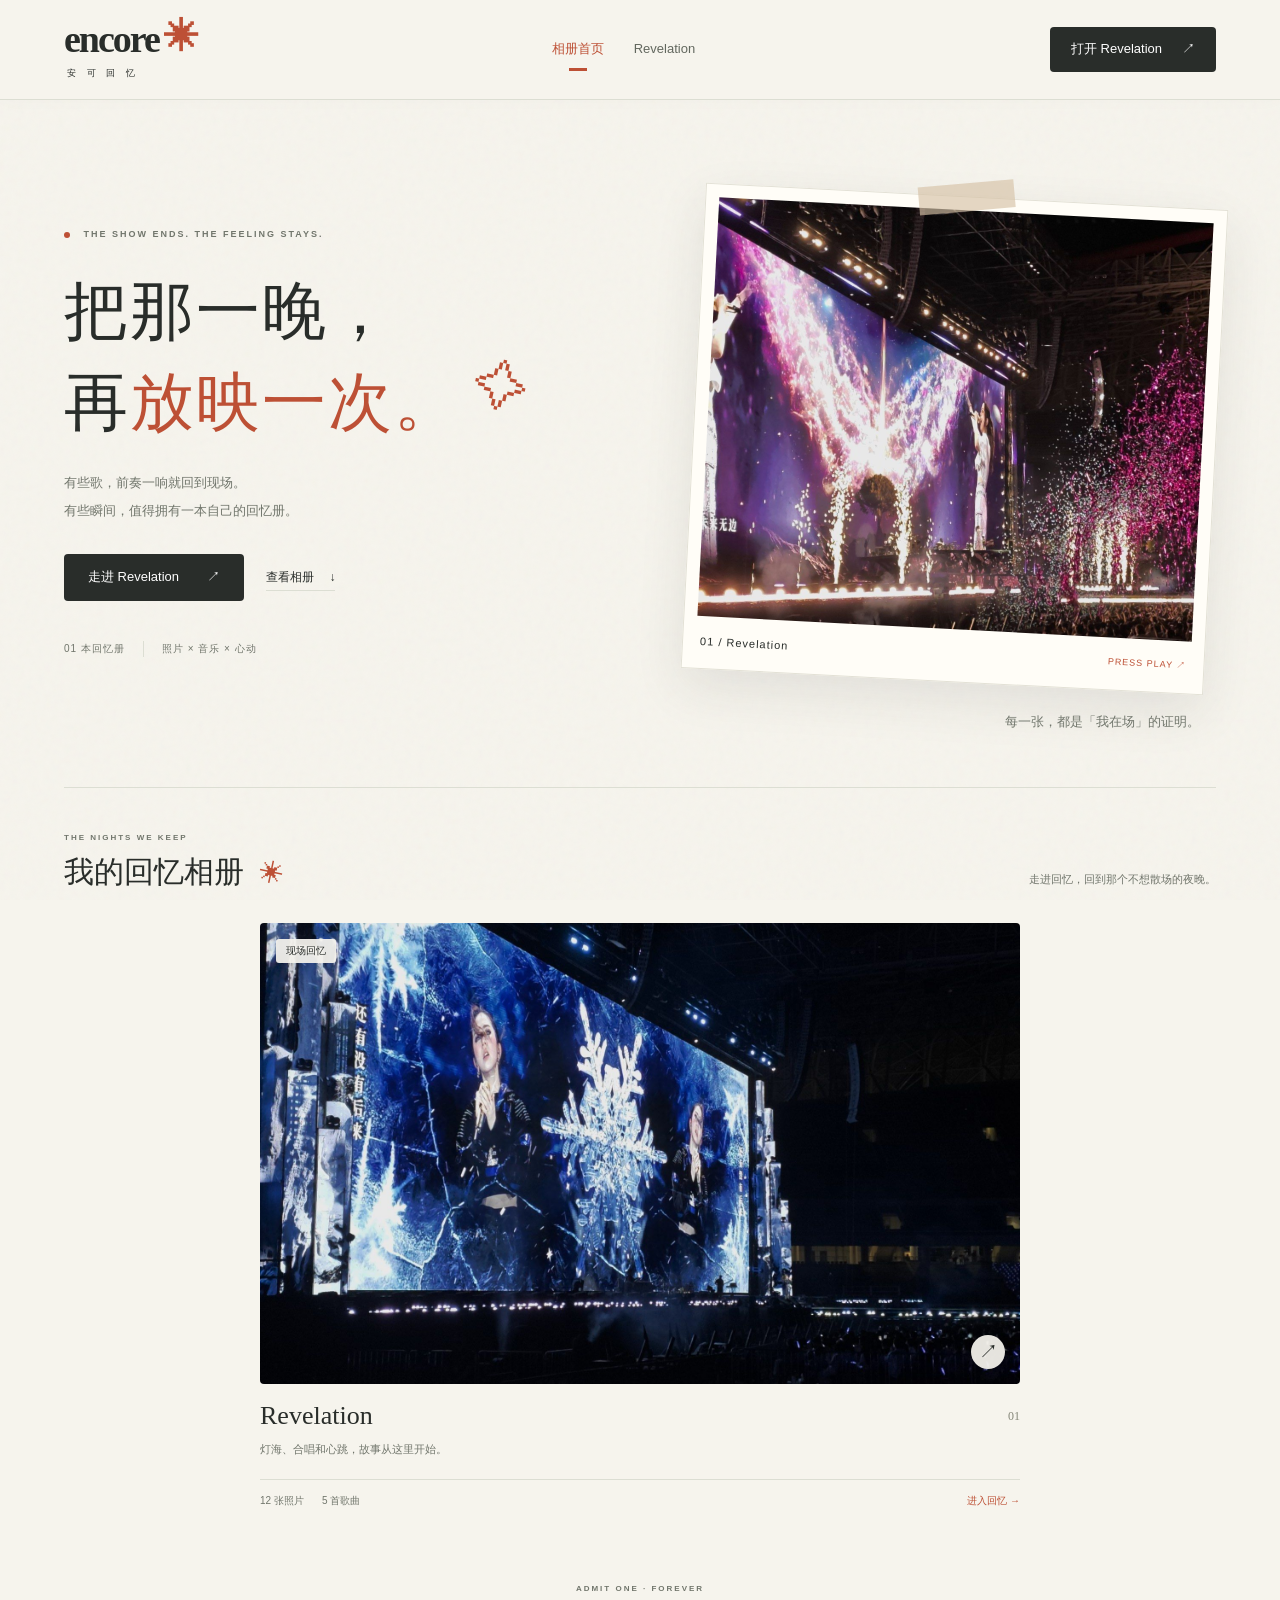
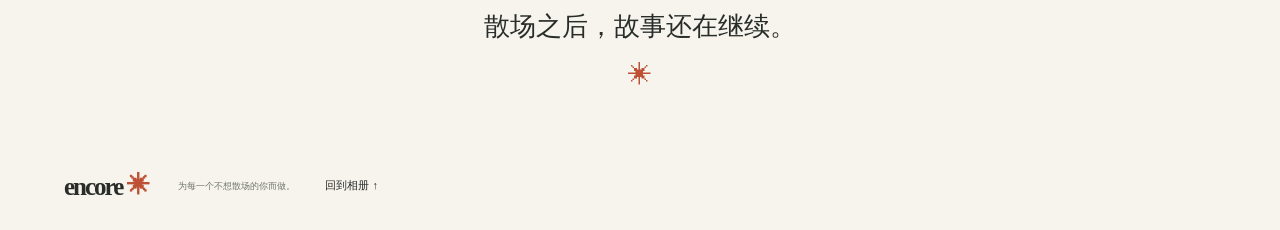
<file: index.html>
<!doctype html>
<html lang="zh-CN">
<head>
  <meta charset="utf-8">
  <meta name="viewport" content="width=device-width, initial-scale=1">
  <meta name="description" content="Encore 安可回忆，把照片与音乐收藏成一本本现场回忆册。选择一场回忆，让心动再次响起。">
  <meta name="theme-color" content="#f6f4ed">
  <title>Encore · 安可回忆 | 我的回忆相册</title>
  <link rel="stylesheet" href="example/style.css">
  <link rel="stylesheet" href="home.css">
</head>
<body class="home-page">
  <a class="skip-link" href="#albums">跳到回忆相册</a>
  <header class="header site-header">
    <a href="./" class="brand" aria-label="Encore 相册首页">encore<span class="brand-star">✳</span><small>安 可 回 忆</small></a>
    <nav aria-label="主导航"><a href="./" aria-current="page">相册首页</a><a href="example/">Revelation</a></nav>
    <a class="button dark header-action" href="example/">打开 Revelation <span aria-hidden="true">↗</span></a>
  </header>
  <main class="home-main">
    <section class="home-hero" aria-labelledby="homeTitle">
      <div class="home-intro">
        <span class="eyebrow"><span class="live-dot"></span> THE SHOW ENDS. THE FEELING STAYS.</span>
        <h1 id="homeTitle">把那一晚，<br>再<span class="home-accent">放映一次。</span><span class="home-spark" aria-hidden="true">✧</span></h1>
        <p>有些歌，前奏一响就回到现场。<br>有些瞬间，值得拥有一本自己的回忆册。</p>
        <a class="button dark" href="example/">走进 Revelation <span aria-hidden="true">↗</span></a><a class="home-secondary" href="#albums">查看相册 <span aria-hidden="true">↓</span></a>
        <div class="home-meta"><span>01 本回忆册</span><span>照片 × 音乐 × 心动</span></div>
      </div>
      <a class="featured-memory" href="example/" aria-label="打开 Revelation，12 张照片与 5 首歌曲">
        <div class="memory-tape" aria-hidden="true"></div>
        <img src="example/media/photos/photo-11.jpg" width="1920" height="1080" alt="Revelation 相册中灯海与歌声交织的演唱会现场" fetchpriority="high">
        <div class="featured-caption"><span>01 / Revelation</span><span>PRESS PLAY <span aria-hidden="true">↗</span></span></div>
        <span class="memory-note">每一张，都是「我在场」的证明。</span>
      </a>
    </section>
    <section class="album-section" id="albums" aria-labelledby="albumsTitle">
      <div class="album-heading"><div><span class="eyebrow">THE NIGHTS WE KEEP</span><h2 id="albumsTitle">我的回忆相册<span class="small-star" aria-hidden="true">✳</span></h2></div><p>走进回忆，回到那个不想散场的夜晚。</p></div>
      <div class="album-grid">
        <a class="album-card" href="example/">
          <div class="album-cover"><img src="example/media/photos/photo-12.jpg" width="1920" height="1080" alt="Revelation 相册中留存的演唱会现场照片" loading="lazy"><span class="album-badge">现场回忆</span><span class="album-open" aria-hidden="true">↗</span></div>
          <div class="album-title"><h3>Revelation</h3><span>01</span></div><p>灯海、合唱和心跳，故事从这里开始。</p><div class="album-details"><span>12 张照片</span><span>5 首歌曲</span><span>进入回忆 →</span></div>
        </a>
      </div>
    </section>
    <div class="home-outro"><span class="eyebrow">ADMIT ONE · FOREVER</span><p>散场之后，故事还在继续。</p><span aria-hidden="true">✳</span></div>
  </main>
  <footer class="footer"><a class="brand" href="./">encore<span class="brand-star" aria-hidden="true">✳</span></a><span>为每一个不想散场的你而做。</span><a class="text-button" href="#albums">回到相册 ↑</a></footer>
</body>
</html>
</file>
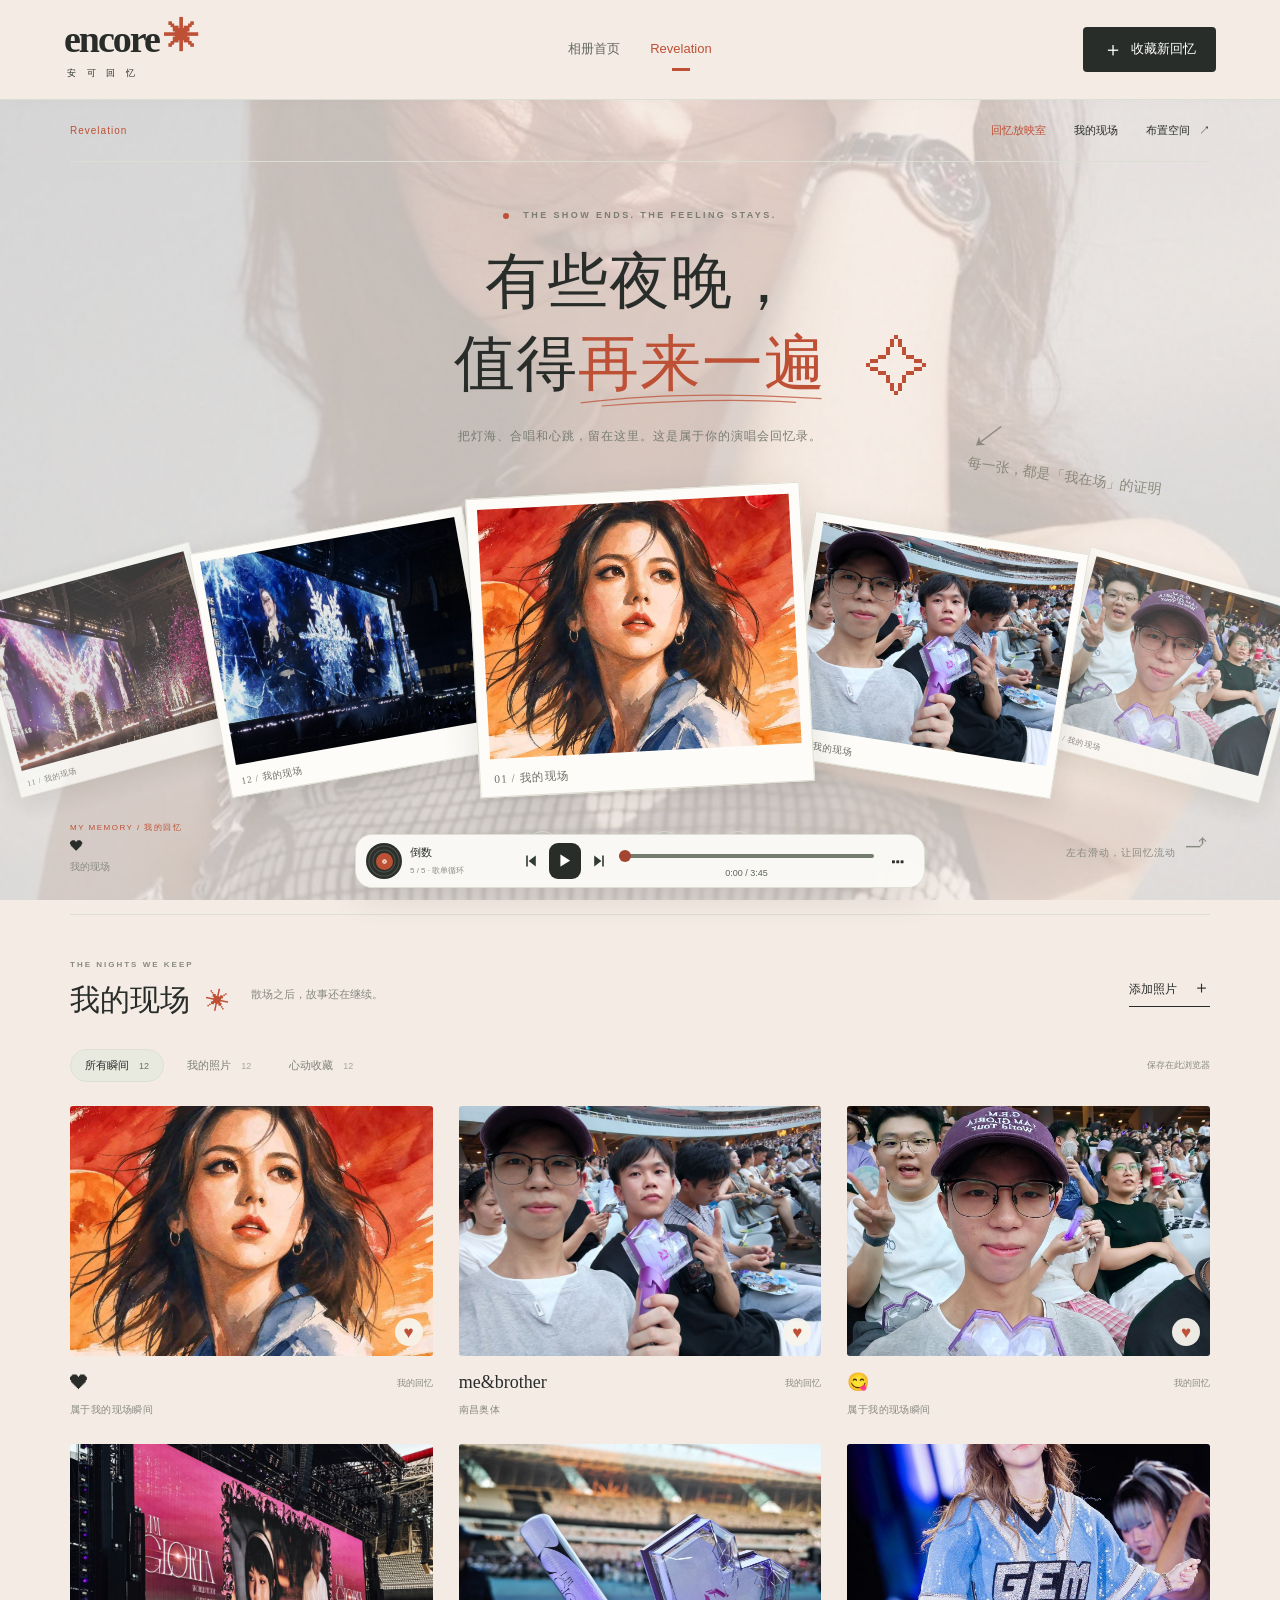
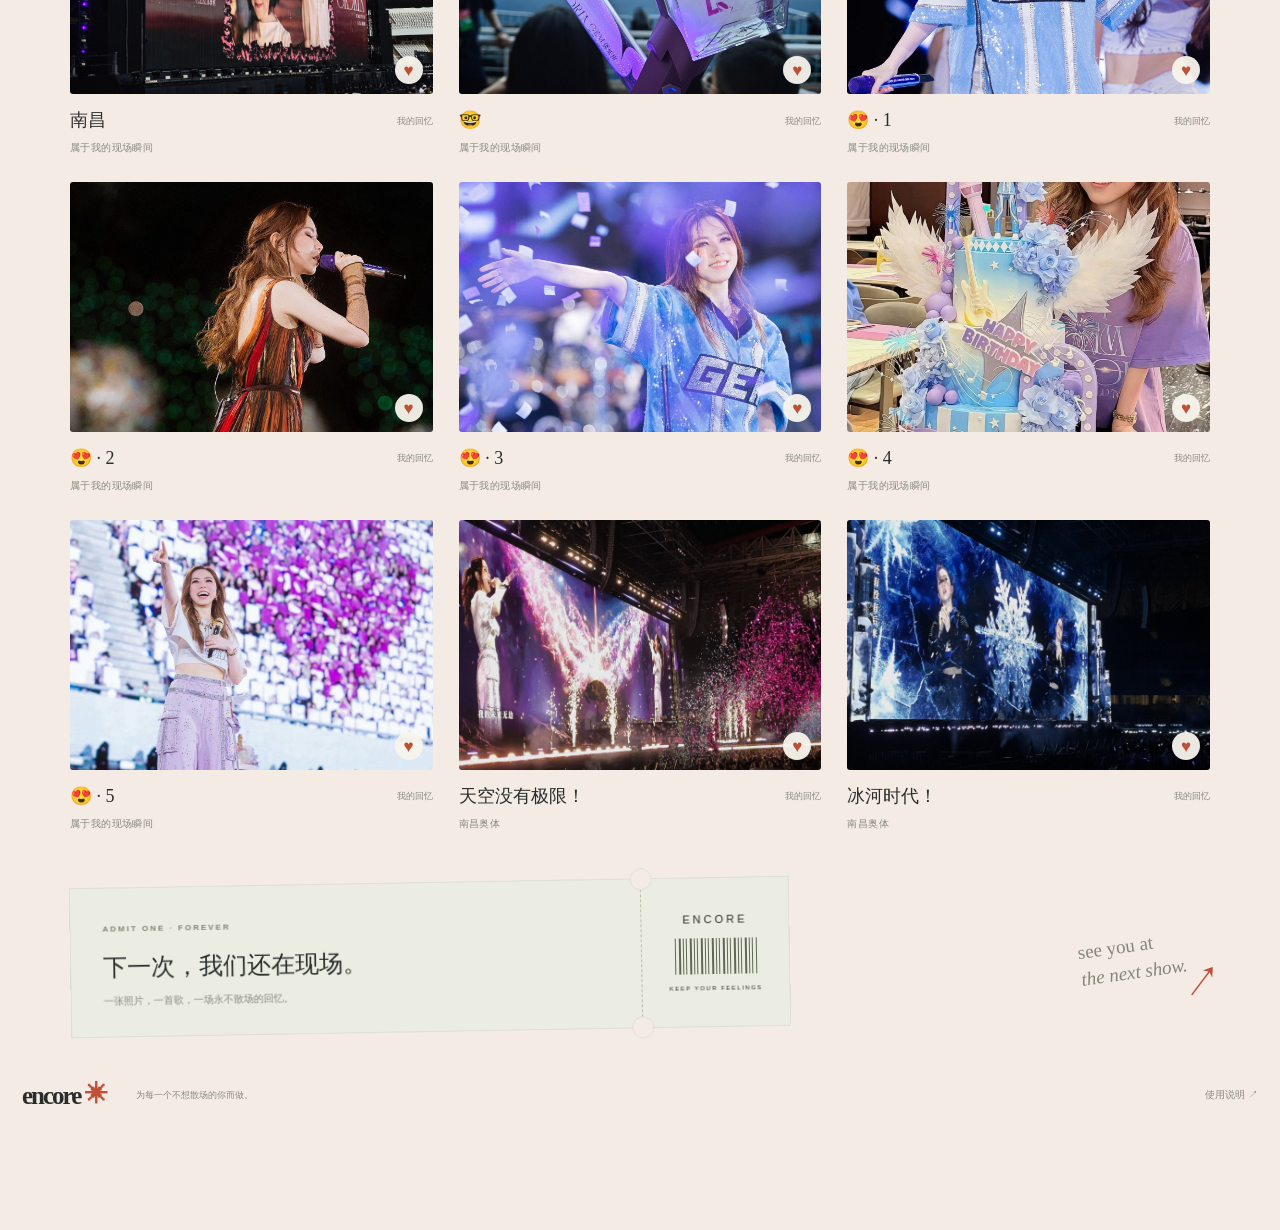
<file: example/index.html>
<!doctype html>
<html lang="zh-CN" style="--paper: #f5ebe5; --dim: 0.2;" data-encore-instance="f18ba1c4-2ea3-40bd-9349-056555b3dbce"><head>
  <meta charset="UTF-8"><meta name="viewport" content="width=device-width,initial-scale=1">
  <meta name="description" content="Revelation · Encore 安可回忆，你的私人演唱会回忆册。收藏现场照片，让每一次心动再次响起。">
  <title>Revelation · Encore 安可回忆</title>
  <link rel="stylesheet" href="style.css" data-encore-source="style">
</head>
<body>
<div id="wallpaper" aria-hidden="true"></div>
<a class="skip-link" href="#moments">跳到回忆放映室</a>
<header class="header site-header">
  <a href="../" class="brand" aria-label="Encore 相册首页">encore<span class="brand-star">✳</span><small>安 可 回 忆</small></a>
  <nav aria-label="主导航"><a href="../">相册首页</a><a href="../example/" aria-current="page">Revelation</a></nav>
  <button class="button dark header-add" data-panel="upload"><span>＋</span> 收藏新回忆</button>
</header>
<main>
  <nav class="album-nav" aria-label="相册内导航"><span class="album-nav-name">Revelation</span><a href="#moments" aria-current="location">回忆放映室</a><a href="#collection">我的现场</a><button data-panel="appearance">布置空间 <span aria-hidden="true">↗</span></button></nav>
  <section class="hero" id="moments">
    <div class="eyebrow"><span class="live-dot"></span> THE SHOW ENDS. THE FEELING STAYS.</div>
    <h1>有些夜晚，<br>值得<span class="headline-accent">再来一遍<svg viewBox="0 0 400 22" aria-hidden="true"><path d="M4 16 Q170 -5 393 9 M38 21 Q220 7 352 15"></path></svg></span><span class="hero-star">✧</span></h1>
    <p class="hero-copy">把灯海、合唱和心跳，留在这里。<br class="mobile-only">这是属于你的演唱会回忆录。</p>
    <div class="hero-note"><span>↙</span> 每一张，都是「我在场」的证明</div>
    <div class="carousel" id="carousel" aria-label="循环照片转盘" tabindex="0">
      <div class="carousel-stage" id="carouselStage"></div>
    </div>
    <div class="carousel-bottom">
      <div class="slide-caption"><span class="tiny-label" id="slideLabel">MY MEMORY / 我的回忆</span><strong id="slideTitle">😍 · 2</strong><span id="slideMeta">我的现场</span></div>
      <div class="carousel-controls"><button class="circle" id="previous" aria-label="上一张">←</button><span id="slideCount" aria-live="polite">07 / 12</span><button class="circle" id="next" aria-label="下一张">→</button><span class="control-divider"></span><button class="circle" id="autoplay" aria-label="暂停自动轮播">Ⅱ</button></div>
      <span class="carousel-hint">左右滑动，让回忆流动 <span>⤴</span></span>
    </div>
  </section>
  <section class="collection" id="collection">
    <div class="section-heading"><div><span class="eyebrow">THE NIGHTS WE KEEP</span><h2>我的现场<span class="small-star">✳</span></h2></div><p>散场之后，故事还在继续。</p><button class="text-button" data-panel="upload">添加照片 <span>＋</span></button></div>
    <div class="collection-toolbar"><div class="tabs" role="group" aria-label="照片筛选"><button class="selected" data-filter="all">所有瞬间 <span id="totalCount">12</span></button><button data-filter="mine">我的照片 <span id="mineCount">12</span></button><button data-filter="favorite">心动收藏 <span id="favCount">12</span></button></div><div class="view-note">保存在此浏览器</div></div>
    <div class="photo-grid" id="photoGrid"></div><div class="empty-state" id="emptyState" hidden=""><span>✧</span><h3>下一个心动瞬间，等你收藏。</h3><p id="emptyCopy">导入你的现场照片，写下只属于你的故事。</p><button class="button dark" data-panel="upload">＋ 收藏新回忆</button></div>
  </section>
  <section class="closing"><div class="ticket"><div class="ticket-main"><span class="eyebrow">ADMIT ONE · FOREVER</span><h3>下一次，我们还在现场。</h3><p>一张照片，一首歌，一场永不散场的回忆。</p></div><div class="ticket-stub"><span>ENCORE</span><div class="barcode"></div><small>KEEP YOUR FEELINGS</small></div></div><div class="closing-doodle">see you at<br><i>the next show.</i><span>↗</span></div></section>
</main>
<footer class="footer"><a class="brand" href="../">encore<span class="brand-star">✳</span></a><span>为每一个不想散场的你而做。</span><button data-panel="help" class="text-button">使用说明 ↗</button></footer>
<aside class="music-player" aria-label="背景音乐播放器"><button class="record" id="musicSettings" aria-label="选择背景音乐"><span></span></button><button class="track-info" data-panel="music"><strong id="trackName">倒数</strong><span id="trackSub">5 / 5 · 歌单循环</span></button><div class="waveform" aria-hidden="true"><i></i><i></i><i></i><i></i><i></i></div><span id="musicTime">0:59</span><input id="musicVolume" type="range" min="0" max="1" step=".01" value=".6" aria-label="背景音乐音量"><div id="compactPlayback" class="compact-playback"><button id="compactPrevious" class="compact-step" type="button" aria-label="上一首歌曲" title="上一首歌曲"><svg viewBox="0 0 20 20" aria-hidden="true"><path d="M4 3h2v14H4zM16 3v14L7 10z"></path></svg></button><button class="music-play" id="musicPlay" aria-label="播放背景音乐">▶</button><button id="compactNext" class="compact-step" type="button" aria-label="下一首歌曲" title="下一首歌曲"><svg viewBox="0 0 20 20" aria-hidden="true"><path d="M14 3h2v14h-2zM4 3l9 7-9 7z"></path></svg></button><div class="compact-progress"><input id="musicSeek" type="range" min="0" max="1000" step="1" value="0" aria-label="歌曲播放进度" aria-valuetext="0:59，共 3:45" style="--seek-progress: 26.5%;"><span id="compactMusicTime" class="compact-music-time">0:00 / --:--</span></div></div><button class="music-more" aria-label="展开音乐控制" aria-controls="playlistTransport nativeAudioSlot" aria-expanded="false" title="展开音乐控制">⋯</button><div id="playlistTransport" class="playlist-transport"><button id="musicPrevious" aria-label="上一首歌曲">‹ 上一首</button><button id="musicList" data-panel="music">歌单 · 5 首</button><button id="musicMode" title="切换歌单循环或单曲循环">歌单循环</button><button id="musicNext" aria-label="下一首歌曲">下一首 ›</button></div><div id="nativeAudioSlot" class="native-audio-slot"><audio id="audio" preload="metadata" controls="" playsinline="" webkit-playsinline="" aria-label="系统音乐播放器"></audio><p id="playbackStatus" role="status">打开后点击播放音乐</p></div></aside>

<dialog id="settingsDialog"><div class="dialog-top"><span class="eyebrow" id="dialogEyebrow">MAKE IT YOURS</span><button class="close-button" data-close="" aria-label="关闭">×</button></div><div id="panelContent"></div></dialog>
<dialog id="lightbox"><button class="lightbox-close" id="closeLightbox" aria-label="关闭大图">×</button><button id="lightboxPrev" class="lightbox-nav" aria-label="上一张">←</button><div class="lightbox-inner"><div id="photoViewport" class="photo-viewport" tabindex="0" role="region" aria-label="照片查看区，可滚轮缩放、双指缩放，放大后拖动"><img id="lightboxImage" alt="天空没有极限！" draggable="false"></div><div id="photoZoomToolbar" class="photo-zoom-toolbar" aria-label="照片缩放控制"><button id="photoZoomOut" aria-label="缩小照片" disabled="">−</button><span id="photoZoomLevel" role="status" aria-live="polite">100%</span><button id="photoZoomIn" aria-label="放大照片" disabled="">＋</button><button id="photoZoomReset" disabled="">适应窗口</button><small class="zoom-desktop-hint">滚轮缩放 · 放大后拖动查看</small><small class="zoom-mobile-hint">双指缩放 · 放大后拖动查看</small></div><div class="lightbox-caption"><div><h2 id="lightboxTitle"></h2><p id="lightboxMeta"></p><p id="lightboxNote"></p></div><button class="circle" id="lightboxFav" aria-label="收藏照片">♡</button></div><div class="lightbox-actions"><button id="editPhoto" class="text-button">编辑回忆 ↗</button><button id="deletePhoto" class="text-button">删除这张照片</button></div></div><button id="lightboxNext" class="lightbox-nav" aria-label="下一张">→</button></dialog>
<div class="toast" id="toast" role="status"></div>
<script src="data.js" defer data-encore-source="data"></script>
<script src="app.js" defer data-encore-source="app"></script>

</body></html>
</file>
<file: example/style.css>
:root{--paper:#f6f4ed;--ink:#292d2a;--muted:#888a80;--accent:#bd5035;--line:#dcded3;--serif:'ZCOOL XiaoWei','Songti SC',SimSun,serif;--dim:.2}*{box-sizing:border-box}html{scroll-behavior:smooth;scroll-padding-top:32px}body{margin:0;background:var(--paper);color:var(--ink);font-family:'DM Sans','Microsoft YaHei',sans-serif;font-size:14px;line-height:1.6;padding-bottom:112px}button,a,input,select,textarea{-webkit-tap-highlight-color:transparent}button,input,select,textarea{font:inherit}button,a{color:inherit}button{cursor:pointer}button{border:0;background:none}a{text-decoration:none}button:focus-visible,a:focus-visible,input:focus-visible,textarea:focus-visible,select:focus-visible{outline:2px solid var(--accent);outline-offset:5px}button{transition:background .2s,transform .2s,color .2s}button:hover{color:var(--accent)}button:disabled{opacity:.5;cursor:wait}#wallpaper{position:fixed;inset:0;z-index:-2;background-position:center;background-size:cover;opacity:var(--dim);pointer-events:none}body:before{content:'';position:fixed;inset:0;z-index:-1;pointer-events:none;opacity:.2;background-image:url("data:image/svg+xml,%3Csvg viewBox='0 0 180 180' xmlns='http://www.w3.org/2000/svg'%3E%3Cfilter id='n'%3E%3CfeTurbulence type='fractalNoise' baseFrequency='.75' numOctaves='3' stitchTiles='stitch'/%3E%3C/filter%3E%3Crect width='100%25' height='100%25' opacity='.17' filter='url(%23n)'/%3E%3C/svg%3E")} .header{height:104px;border-bottom:1px solid var(--line);max-width:1376px;margin:0 auto;display:flex;align-items:center;justify-content:space-between;padding:0 52px}.brand{font-family:Georgia,serif;font-size:38px;letter-spacing:-2px;line-height:1;font-weight:700;position:relative}.brand-star{color:var(--accent);display:inline-block;margin-left:5px;font-size:35px;vertical-align:top}.brand small{display:block;font:9px 'DM Sans','Microsoft YaHei',sans-serif;letter-spacing:4px;margin-top:9px;padding-left:3px}.header nav{display:flex;gap:34px;align-items:center;font-size:13px}.header nav a,.header nav button{padding:12px 0;position:relative}.header nav .active:after{content:'';position:absolute;width:17px;height:3px;background:var(--accent);bottom:1px;left:calc(50% - 8px)}.header nav button span{margin-left:10px}.button{border-radius:4px;padding:12px 21px;font-size:13px;display:inline-flex;justify-content:center;align-items:center;gap:8px}.button.dark{background:var(--ink);color:#fff}.button.dark:hover{background:var(--accent)}.button.outline{border:1px solid var(--line)}.header-add{padding:12px 20px}.header-add>span{font-size:20px;line-height:1}main{max-width:1376px;margin:auto}.hero{padding-top:47px;position:relative;text-align:center;overflow:hidden}.eyebrow{font-size:10px;letter-spacing:2px;line-height:1.5;font-weight:600}.live-dot{display:inline-block;height:6px;width:6px;border-radius:50%;background:var(--accent);margin-right:9px;vertical-align:middle}.hero .eyebrow{color:#7b7d72;font-size:9px;letter-spacing:2.4px}h1{font-family:var(--serif);font-weight:400;font-size:61px;letter-spacing:1px;line-height:1.35;margin:18px 0 18px}.headline-accent{position:relative;color:var(--accent)}.headline-accent svg{position:absolute;bottom:-10px;width:100%;left:0;fill:none;stroke:var(--accent);stroke-width:2;opacity:.75}.hero-star{font-family:Georgia,serif;position:absolute;color:var(--accent);font-size:64px;transform:translate(40px,4px)}.hero-copy{font-size:12px;color:#777b71;letter-spacing:1px;margin:22px 0}.mobile-only{display:none}.hero-note{position:absolute;right:9%;top:269px;color:#8a897b;font-family:var(--serif);font-size:14px;transform:rotate(8deg);z-index:5}.hero-note span{font:35px Georgia;display:block;text-align:left;line-height:1}.carousel{height:340px;position:relative;touch-action:pan-y;outline-offset:-4px}.carousel-stage{position:absolute;inset:0;perspective:1000px}.slide{position:absolute;left:50%;top:28px;width:322px;height:288px;padding:10px 10px 36px;background:#fdfcf8;box-shadow:0 12px 35px #35312523;border:1px solid #dfdfd3;transition:transform .7s cubic-bezier(.22,.68,.22,1),opacity .6s;transform-origin:center;cursor:pointer;text-align:left;overflow:hidden}.slide img{width:100%;height:100%;object-fit:cover;pointer-events:none}.slide span{position:absolute;bottom:9px;left:13px;font:11px var(--serif);color:#6f7067;letter-spacing:1px}.slide[data-offset="0"]{z-index:5;transform:translateX(-50%) rotate(-3deg) scale(1.04)}.slide[data-offset="-1"]{z-index:4;transform:translateX(calc(-50% - 293px)) translateY(12px) rotate(-10deg) scale(.86)}.slide[data-offset="1"]{z-index:4;transform:translateX(calc(-50% + 293px)) translateY(15px) rotate(9deg) scale(.86)}.slide[data-offset="-2"]{z-index:3;transform:translateX(calc(-50% - 535px)) translateY(30px) rotate(-15deg) scale(.71);opacity:.75}.slide[data-offset="2"]{z-index:3;transform:translateX(calc(-50% + 535px)) translateY(35px) rotate(15deg) scale(.71);opacity:.75}.slide[data-offset="hidden"]{transform:translateX(-50%) scale(.6);opacity:0;z-index:0;pointer-events:none}.carousel-bottom{display:grid;grid-template-columns:1fr auto 1fr;align-items:center;margin:9px 70px 35px;text-align:left;min-height:62px}.slide-caption{display:flex;flex-direction:column;gap:2px}.tiny-label{font-size:8px;color:var(--accent);letter-spacing:1.5px}.slide-caption strong{font-size:13px;font-weight:500}.slide-caption>span:last-child{font-size:10px;color:var(--muted)}.carousel-controls{display:flex;align-items:center;gap:17px}.circle{width:35px;height:35px;border:1px solid var(--line);border-radius:50%;font-size:16px;display:inline-flex;justify-content:center;align-items:center}.circle:hover{border-color:var(--accent);background:#bd50350a}#slideCount{font-size:10px;letter-spacing:2px;min-width:53px;text-align:center;font-variant-numeric:tabular-nums}.control-divider{height:21px;width:1px;background:var(--line);margin:0 2px}.carousel-hint{justify-self:end;font-size:10px;color:var(--muted);letter-spacing:1px}.carousel-hint span{font-size:23px;margin-left:6px}.collection{border-top:1px solid var(--line);padding:36px 0 0;margin:0 70px}.section-heading{display:flex;align-items:center;gap:22px}.section-heading .eyebrow{font-size:8px;color:var(--muted)}h2{font-family:var(--serif);font-weight:400;font-size:30px;margin:6px 0;line-height:1.3}.small-star{font-family:Georgia;font-size:24px;color:var(--accent);margin-left:15px;display:inline-block;transform:rotate(12deg)}.section-heading p{font-size:11px;color:var(--muted);padding-top:13px}.text-button{font-size:11px;padding:5px 0}.section-heading>.text-button{margin-left:auto;border-bottom:1px solid var(--ink);font-size:12px}.section-heading>.text-button span{margin-left:13px;font-size:17px}.collection-toolbar{display:flex;align-items:center;justify-content:space-between;margin:24px 0}.tabs{display:flex;gap:8px}.tabs button{border:1px solid transparent;padding:7px 14px;border-radius:30px;font-size:11px;color:#7c8076}.tabs .selected{background:#e8e9df;border-color:#dce0d2;color:var(--ink)}.tabs button span{font-size:9px;margin-left:7px;opacity:.65}.view-note{font-size:9px;color:var(--muted)}.view-note .live-dot{background:#7c8867;height:4px;width:4px}.photo-grid{display:grid;grid-template-columns:repeat(3,1fr);gap:26px}.photo-card{min-width:0}.photo-image{position:relative;aspect-ratio:1.45;overflow:hidden;border-radius:3px;background:#deded3;cursor:pointer}.photo-image>img{height:100%;width:100%;object-fit:cover;display:block;transition:transform .5s}.photo-image:hover>img{transform:scale(1.04)}.image-label{position:absolute;left:12px;top:12px;background:#f7f5eddf;font-size:8px;letter-spacing:1px;padding:3px 8px;border-radius:2px}.favorite{position:absolute;right:10px;bottom:10px;border-radius:50%;background:#f7f5edf2;width:28px;height:28px;font-size:17px;color:#555b50}.favorite.is-favorite{color:var(--accent)}.photo-info{padding:12px 0 5px;display:flex;align-items:center;justify-content:space-between;gap:10px}.photo-info h3{font-family:var(--serif);font-weight:400;font-size:18px;margin:0}.photo-info small{font-size:9px;white-space:nowrap;color:var(--muted)}.photo-description{margin:0;color:var(--muted);font-size:10px;letter-spacing:.4px}.collection-footer{border-bottom:1px solid var(--line);padding:24px 0;display:flex;gap:20px;align-items:center}.collection-footer>span{font-size:9px;color:var(--muted);margin-right:auto}.collection-footer button{font-size:10px;color:#6f7468}.closing{margin:50px 70px;display:flex;justify-content:space-between;align-items:center}.ticket{display:flex;background:#ebece2;max-width:720px;width:72%;border:1px solid #dcdfd2;transform:rotate(-1deg);position:relative}.ticket-main{padding:27px 32px;flex:1}.ticket .eyebrow{font-size:8px;letter-spacing:2px;color:#7e8671}.ticket h3{font:24px var(--serif);margin:14px 0 10px}.ticket p{font-size:10px;color:#858b7d;margin:0}.ticket-stub{border-left:1px dashed #b8bfaa;width:148px;display:flex;flex-direction:column;align-items:center;justify-content:center;position:relative}.ticket-stub:before,.ticket-stub:after{content:'';position:absolute;width:20px;height:20px;border:1px solid #dce0d2;border-radius:50%;background:var(--paper);left:-11px;top:-11px}.ticket-stub:after{top:auto;bottom:-11px}.ticket-stub>span{font-size:11px;letter-spacing:3px}.ticket-stub small{font-size:6px;letter-spacing:1.5px}.barcode{width:82px;height:36px;margin:10px 0;background:repeating-linear-gradient(90deg,#606754 0px,#606754 1px,transparent 1px,transparent 4px,#606754 4px,#606754 6px,transparent 6px,transparent 8px,#606754 8px,#606754 9px,transparent 9px,transparent 11px)}.closing-doodle{font:19px Georgia,serif;line-height:1.4;transform:rotate(-8deg);position:relative;padding-right:24px;color:#848777}.closing-doodle span{position:absolute;top:32px;right:-8px;font-size:39px;font-weight:normal;color:var(--accent)}.footer{max-width:1236px;margin:0 auto;padding:0 0 18px;display:flex;align-items:center;gap:30px}.footer .brand{font-size:25px}.footer .brand-star{font-size:23px}.footer>span{font-size:9px;color:var(--muted)}.footer>button{margin-left:auto;color:var(--muted);font-size:10px}.music-player{position:fixed;bottom:21px;left:50%;transform:translateX(-50%);z-index:20;background:#fbfaf6f5;backdrop-filter:blur(16px);border:1px solid #dddfd4;box-shadow:0 8px 34px #373b2920;border-radius:55px;padding:10px 19px 10px 11px;display:flex;align-items:center;gap:16px;width:600px;max-width:calc(100% - 28px)}.record{width:45px;height:45px;flex-shrink:0;border-radius:50%;background:repeating-radial-gradient(#2c302b 0,#2c302b 2px,#4d5148 3px,#2c302b 4px);display:grid;place-items:center}.record span{width:17px;height:17px;background:var(--accent);border-radius:50%;border:6px solid var(--accent);box-shadow:inset 0 0 0 2px #eacbbd}.playing .record{animation:record-spin 7s linear infinite}@keyframes record-spin{to{transform:rotate(360deg)}}.track-info{display:flex;flex-direction:column;text-align:left;gap:3px;min-width:0;flex:1;padding:0}.track-info strong{font-size:11px;font-weight:500;white-space:nowrap;overflow:hidden;text-overflow:ellipsis;max-width:190px}.track-info span{font-size:9px;color:var(--muted)}.music-play{background:var(--ink);color:#fff;border-radius:50%;width:31px;height:31px;font-size:10px;flex-shrink:0}.music-play:hover{background:var(--accent);color:white}.waveform{display:flex;height:20px;align-items:center;gap:3px}.waveform i{height:5px;width:2px;background:#8a927c}.waveform i:nth-child(2),.waveform i:nth-child(4){height:12px}.waveform i:nth-child(3){height:20px}.playing .waveform i{animation:wave 1s alternate infinite}.playing .waveform i:nth-child(2n){animation-delay:.4s}@keyframes wave{to{height:4px}}#musicTime{font-size:9px;color:var(--muted);font-variant-numeric:tabular-nums}input[type=range]{accent-color:var(--accent);cursor:pointer}#musicVolume{width:60px;height:2px}.music-more{font-size:20px;padding:0}.empty-state{padding:50px 20px;text-align:center;border:1px dashed var(--line);border-radius:5px}.empty-state>span{font-size:30px;color:var(--accent)}.empty-state h3{font:23px var(--serif)}.empty-state p{font-size:12px;color:var(--muted)}dialog{border:1px solid var(--line);border-radius:9px;padding:28px;background:var(--paper);color:var(--ink);max-width:calc(100vw - 32px);width:510px;max-height:85vh;box-shadow:0 30px 90px #0003}dialog::backdrop{background:#20271d66;backdrop-filter:blur(5px)}.dialog-top{display:flex;justify-content:space-between;align-items:center;margin-bottom:10px}.dialog-top .eyebrow{color:var(--accent);font-size:9px}.close-button{font-size:25px;padding:0 4px}dialog h2{font-size:29px;margin:2px 0 10px}dialog p{font-size:12px;color:#747c6a}.field{display:flex;flex-direction:column;gap:6px;margin:18px 0;font-size:11px}.field input:not([type=range]):not([type=color]),.field textarea,.field select{background:#fff8;width:100%;border:1px solid var(--line);border-radius:4px;padding:11px;color:var(--ink);min-width:0}.field input[type=color]{width:100%;height:38px;padding:3px;border:1px solid var(--line);background:none}.field textarea{resize:vertical;min-height:80px}.field-row{display:grid;grid-template-columns:1fr 1fr;gap:15px}.field-row .field{margin:0}.dropzone{border:1px dashed #afb69f;border-radius:5px;background:#e9ecdf66;text-align:center;padding:25px 15px;display:block;cursor:pointer;margin:22px 0 14px}.dropzone b{font-size:26px;color:var(--accent);font-weight:400}.dropzone strong{display:block;font-size:12px;margin:5px}.dropzone small{display:block;font-size:10px;color:var(--muted)}.dropzone.drag-over{background:#dce4ce}.file-hidden{position:absolute;width:1px;height:1px;opacity:0;overflow:hidden}.dialog-actions{margin-top:22px;display:flex;gap:10px;justify-content:flex-end}.theme-options{display:flex;gap:12px;margin:23px 0}.theme-button{border:1px solid #d5d8cb;border-radius:4px;padding:13px 9px;flex:1;font-size:11px;background:var(--swatch);color:#363d2e}.theme-button.checked{outline:2px solid var(--accent);outline-offset:3px}.subtle-note{font-size:10px!important;line-height:1.8;background:#e8ebdf80;padding:12px;border-radius:4px}.music-tabs{display:flex;border-bottom:1px solid var(--line);gap:22px;margin:20px 0}.music-tabs button{padding:8px 0;font-size:12px}.music-tabs .selected{border-bottom:2px solid var(--accent)}.help-list{padding-left:20px;font-size:12px;line-height:2;color:#6c7564}.help-list li{margin:10px 0}.toast{position:fixed;bottom:112px;left:50%;transform:translate(-50%,15px);opacity:0;z-index:100;background:var(--ink);color:#fff;border-radius:5px;padding:12px 20px;max-width:calc(100% - 35px);font-size:12px;pointer-events:none;transition:.3s;text-align:center}.toast.show{opacity:1;transform:translate(-50%,0)}#lightbox{width:1100px;background:#f6f4ed;max-height:94vh;padding:38px 70px 24px;overflow:auto}.lightbox-inner{max-width:900px;margin:auto}.lightbox-inner>img{display:block;width:100%;height:min(60vh,650px);object-fit:contain;background:#252923;border-radius:3px}.lightbox-caption{display:flex;justify-content:space-between;align-items:center;gap:15px;margin-top:18px}.lightbox-caption h2{font-size:24px}.lightbox-caption p{margin:6px 0;font-size:11px;white-space:pre-wrap}.lightbox-close{position:absolute;top:7px;right:15px;font-size:29px}.lightbox-nav{position:absolute;left:12px;top:40%;font-size:25px}.lightbox-nav:last-child{left:auto;right:12px}.lightbox-actions{display:flex;gap:25px;border-top:1px solid var(--line);padding-top:10px;margin-top:14px}.lightbox-actions button:last-child{color:#a35a49}[hidden]{display:none!important}@media(min-width:1500px){.hero{padding-top:65px}.carousel{height:370px}.slide{width:350px;height:310px}.carousel-bottom{margin-bottom:45px}}@media(max-width:900px){.header{padding:0 28px;height:90px}.header nav{gap:20px;font-size:11px}.header-add{padding:10px 14px;font-size:11px}h1{font-size:51px}.hero-note{right:4%;font-size:12px;top:260px}.collection{margin:0 32px}.carousel-bottom{margin-left:32px;margin-right:32px}.carousel-hint{display:none}.carousel-bottom{grid-template-columns:1fr auto}.closing{margin:40px 32px}.ticket{width:78%}.ticket-main{padding:24px}.ticket h3{font-size:21px}.ticket-stub{width:115px}.closing-doodle{font-size:14px}.photo-grid{gap:20px}.photo-info{display:block}.photo-info small{display:block;margin-top:4px}.footer{margin:0 32px}.hero-star{font-size:50px;transform:translate(18px,5px)}}@media(max-width:600px){.header{height:80px;padding:0 20px}.brand{font-size:30px}.brand-star{font-size:28px}.brand small{font-size:7px;letter-spacing:3px}.header nav{gap:16px}.header nav a{display:none}.header nav button{font-size:11px}.header-add{padding:10px 11px;font-size:10px}.header-add>span{font-size:16px}.hero{padding-top:37px}.hero .eyebrow{font-size:7px;letter-spacing:1.5px}h1{font-size:42px;margin-top:20px;line-height:1.4}.hero-star{font-size:35px;transform:translate(7px,7px)}.hero-copy{font-size:10px;line-height:1.9;margin-top:19px}.mobile-only{display:block}.hero-note{display:none}.carousel{height:305px;margin-top:4px}.slide{width:255px;height:252px;top:20px;padding:8px 8px 30px}.slide[data-offset="-1"]{transform:translateX(calc(-50% - 230px)) translateY(10px) rotate(-10deg) scale(.8)}.slide[data-offset="1"]{transform:translateX(calc(-50% + 230px)) translateY(10px) rotate(10deg) scale(.8)}.carousel-bottom{margin:0 22px 27px;gap:10px}.slide-caption strong{font-size:11px}.slide-caption>span:last-child{font-size:8px}.tiny-label{font-size:6px}.carousel-controls{gap:9px}.carousel-controls .circle{width:29px;height:29px;font-size:14px}.control-divider{margin:0;height:16px}#slideCount{min-width:42px;font-size:8px;letter-spacing:1px}.collection{padding-top:25px;margin:0 22px}.section-heading{gap:0}.section-heading p{display:none}h2{font-size:27px}.section-heading .eyebrow{font-size:7px}.collection-toolbar{margin:18px 0}.tabs{gap:0}.tabs button{padding:6px 10px;font-size:9px}.tabs button span{margin-left:4px;font-size:8px}.view-note{display:none}.photo-grid{grid-template-columns:repeat(2,1fr);gap:20px 14px}.photo-image{aspect-ratio:1.1}.photo-info h3{font-size:16px}.photo-info small{font-size:8px}.photo-description{font-size:9px}.image-label{font-size:6px;left:8px;top:8px;padding:2px 5px}.favorite{width:25px;height:25px;font-size:15px}.collection-footer{flex-wrap:wrap;gap:8px 20px;padding:20px 0}.collection-footer>span{width:100%;font-size:8px}.closing{margin:30px 22px}.ticket{width:100%}.ticket-main{padding:22px 17px}.ticket h3{font-size:19px;line-height:1.6;margin:10px 0}.ticket p{font-size:8px}.ticket .eyebrow{font-size:6px;letter-spacing:1px}.ticket-stub{width:85px}.ticket-stub>span{font-size:9px;letter-spacing:2px}.barcode{width:55px;height:28px}.ticket-stub small{font-size:4px;letter-spacing:1px}.closing-doodle{display:none}.footer{margin:0 22px;gap:14px}.footer>span{font-size:8px}.footer>button{font-size:9px}.music-player{gap:12px;padding:8px 15px 8px 8px;bottom:14px}.record{width:39px;height:39px}.track-info strong{max-width:150px;font-size:10px}.track-info span{font-size:8px}.music-play{width:29px;height:29px}#musicVolume,#musicTime{display:none}.waveform{margin:0 2px;gap:2px}.waveform i{width:2px}.music-more{font-size:20px}dialog{padding:23px;width:440px}.field-row{gap:10px}#lightbox{padding:36px 34px 20px}.lightbox-inner>img{height:50vh}.lightbox-nav{left:5px;font-size:20px}.lightbox-nav:last-child{right:5px}.lightbox-caption h2{font-size:20px}}
@media(prefers-reduced-motion:reduce){*{scroll-behavior:auto!important;animation:none!important;transition:none!important}}

/* Keep browser audio controls available for local files on mobile. */
body{padding-bottom:215px}
.music-player{flex-wrap:wrap;border-radius:20px;max-width:calc(100vw - 24px);width:470px;gap:10px}
.music-player .track-info{flex:1;min-width:0}
.native-audio-slot{flex:0 0 100%;min-width:0;padding:0 5px 3px}
.native-audio-slot audio{display:block;width:100%;height:36px}
#playbackStatus{font-size:10px;line-height:1.5;margin:7px 3px 0;color:var(--muted);overflow-wrap:anywhere}
.toast{bottom:205px}
@media(max-width:600px){.music-player{gap:8px}.music-player .track-info strong{max-width:100%;overflow:hidden;text-overflow:ellipsis;white-space:nowrap}.music-player .waveform{display:none}.native-audio-slot{padding:0 3px 3px}}

/* Local soundtrack collection */
body{padding-bottom:255px}.toast{bottom:245px}
.playlist-transport{display:flex;align-items:center;justify-content:space-between;gap:4px;flex:0 0 100%;padding:6px 3px 1px;border-top:1px solid var(--line)}
.playlist-transport button{font-size:11px;padding:5px 6px;min-height:32px;border-radius:5px}
.playlist-transport button:hover{background:#dcded355}
button:disabled{opacity:.4;cursor:default}
.playlist-options{display:flex;align-items:center;gap:12px;margin:16px 0;font-size:11px}
.playlist-options select{flex:1;min-width:0;border:1px solid var(--line);border-radius:5px;background:var(--paper);color:var(--ink);padding:9px}
.playlist-rows{border-top:1px solid var(--line);border-bottom:1px solid var(--line);max-height:300px;overflow:auto}
.playlist-row{display:flex;align-items:center;gap:5px;border-bottom:1px solid var(--line);padding:4px 0}.playlist-row:last-child{border-bottom:0}
.playlist-row.is-current{background:#bd50350b}
.playlist-song{display:flex;align-items:center;text-align:left;gap:12px;flex:1;min-width:0;padding:10px 8px;font-size:12px}
.playlist-number{font-size:10px;color:var(--muted);width:22px;flex-shrink:0}
.playlist-title{flex:1;min-width:0;overflow-wrap:anywhere;line-height:1.5}
.playlist-title small{display:block;color:var(--accent);font-size:9px;margin-top:2px}
.playlist-remove{padding:10px 8px;color:#a35a49;font-size:11px;flex-shrink:0}
.playlist-empty{padding:18px 8px;text-align:center}
@media(max-width:600px){.playlist-transport button{font-size:10px;padding:4px}.playlist-song{gap:7px}.playlist-options{gap:8px}.dialog-actions:has(#panelPlay){gap:6px}.dialog-actions:has(#panelPlay) .button{padding:10px 12px;font-size:11px}}

/* One compact row; extra controls open only when requested. */
body{padding-bottom:calc(104px + env(safe-area-inset-bottom,0px))}
.toast{bottom:calc(102px + env(safe-area-inset-bottom,0px))}
.music-player.is-expanded~.toast{bottom:calc(240px + env(safe-area-inset-bottom,0px))}
.music-player{display:grid;grid-template-columns:36px minmax(64px,110px) minmax(108px,1fr) 32px;gap:8px;width:570px;max-width:calc(100vw - 24px);padding:8px 10px;border-radius:17px;bottom:calc(12px + env(safe-area-inset-bottom,0px));align-items:center}
.music-player .record{grid-column:1;grid-row:1;width:36px;height:36px;min-width:0}
.music-player .track-info{grid-column:2;grid-row:1;width:auto;min-width:0;margin:0;padding:0;text-align:left;overflow:hidden}
.music-player .track-info strong{display:block;max-width:100%;overflow:hidden;text-overflow:ellipsis;white-space:nowrap;font-size:11px}
.music-player .track-info span{display:block;overflow:hidden;text-overflow:ellipsis;white-space:nowrap;font-size:8px}
.music-player>.waveform,.music-player>#musicTime,.music-player>#musicVolume{display:none}
.compact-playback{grid-column:3;grid-row:1;display:flex;align-items:center;gap:7px;min-width:0}
.music-player .music-play{width:32px;height:36px;flex:0 0 32px;border-radius:9px;font-size:15px;padding:0}
.compact-progress{flex:1;min-width:0;display:flex;flex-direction:column;justify-content:center}
#musicSeek{width:100%;min-width:0;height:25px;margin:0;display:block;appearance:none;-webkit-appearance:none;background:transparent;cursor:pointer;touch-action:pan-y;--seek-progress:0%}
#musicSeek::-webkit-slider-runnable-track{height:3px;border-radius:3px;background:linear-gradient(to right,var(--accent) var(--seek-progress),#c9cbbf var(--seek-progress))}
#musicSeek::-webkit-slider-thumb{appearance:none;-webkit-appearance:none;width:12px;height:12px;border-radius:50%;background:var(--accent);margin-top:-4.5px}
#musicSeek::-moz-range-track{height:3px;border-radius:3px;background:#c9cbbf}
#musicSeek::-moz-range-progress{height:3px;background:var(--accent)}
#musicSeek::-moz-range-thumb{border:0;width:12px;height:12px;border-radius:50%;background:var(--accent)}
#musicSeek:disabled{opacity:.45;cursor:default}
.compact-music-time{font-size:9px;line-height:1.1;white-space:nowrap;color:var(--muted);font-variant-numeric:tabular-nums;text-align:center;pointer-events:none}
.music-player .music-more{grid-column:4;grid-row:1;width:32px;height:36px;font-size:23px;padding:0;align-self:center;border-radius:8px}
.music-more[aria-expanded=true]{background:#dcded366}
.music-player>.playlist-transport{grid-column:1/-1;grid-row:2;display:none}
.music-player>.native-audio-slot{grid-column:1/-1;grid-row:3;display:none}
.music-player.is-expanded>.playlist-transport{display:flex}
.music-player.is-expanded>.native-audio-slot{display:block}
@media(max-width:600px){.music-player{grid-template-columns:32px minmax(60px,86px) minmax(96px,1fr) 28px;gap:6px;padding:7px 8px}.music-player .record{width:32px;height:32px}.music-player .music-more{width:28px}.music-player .track-info strong{font-size:10px}.music-player .track-info span{font-size:7.5px}.compact-playback{gap:5px}.music-player .music-play{width:28px;flex-basis:28px;height:34px;font-size:13px}.compact-music-time{font-size:8px}}
@media(max-width:350px){.music-player{grid-template-columns:28px minmax(48px,64px) minmax(86px,1fr) 26px;gap:5px;max-width:calc(100vw - 16px)}.music-player .record{width:28px;height:28px}.music-player .music-more{width:26px}.music-player .track-info span{font-size:7px}}

/* Always-visible song navigation with an explicit, high-contrast seek track. */
.music-player{grid-template-columns:36px minmax(60px,100px) minmax(200px,1fr) 32px}
.compact-playback{gap:5px}
.compact-step{display:flex;align-items:center;justify-content:center;width:26px;height:36px;flex:0 0 26px;color:#303932;background:transparent;border-radius:7px;padding:0}
.compact-step svg{display:block;width:16px;height:16px;fill:currentColor}
.compact-step:hover{background:#e4e5dc}
.compact-step:disabled{color:#72796e;opacity:.4}
.music-player .music-play{background:#303932;background:var(--ink,#303932);color:#fff}
.music-player .music-play:hover{background:#994431;background:var(--accent,#994431)}
.compact-progress{margin-left:2px}
#musicSeek{background:transparent;--seek-progress:0%;accent-color:#a34530}
#musicSeek::-webkit-slider-runnable-track{height:4px;border-radius:3px;background:linear-gradient(to right,#a34530 var(--seek-progress),#747c70 var(--seek-progress))}
#musicSeek::-webkit-slider-thumb{background:#a34530;width:12px;height:12px;margin-top:-4px}
#musicSeek::-moz-range-track{height:4px;background:#747c70}
#musicSeek::-moz-range-progress{height:4px;background:#a34530}
#musicSeek::-moz-range-thumb{background:#a34530}
.compact-music-time{color:#5b6258}
@media(max-width:600px){.music-player{grid-template-columns:32px minmax(48px,72px) minmax(165px,1fr) 28px;gap:5px}.compact-playback{gap:3px}.compact-step{width:23px;flex-basis:23px;height:34px}.compact-step svg{width:14px;height:14px}.music-player .music-play{width:28px;flex-basis:28px}.compact-progress{margin-left:1px}}
@media(max-width:350px){.music-player{grid-template-columns:28px minmax(42px,52px) minmax(148px,1fr) 26px;gap:4px}.compact-step{width:20px;flex-basis:20px}.compact-playback{gap:2px}.music-player .music-play{width:26px;flex-basis:26px}.compact-music-time{font-size:7.5px}}

/* Edit photo captions without leaving the collection. */
.inline-photo-text{cursor:text;touch-action:manipulation;border-radius:3px;min-height:1.4em;outline-offset:3px;overflow-wrap:anywhere}

.photo-info .inline-photo-text{min-width:0}
.photo-info small.inline-photo-text{white-space:normal;max-width:45%;text-align:right}
.inline-photo-text.is-inline-editing{outline:none;cursor:default;min-width:0}
.photo-info:has(.is-inline-editing){align-items:flex-start}
.photo-info h3.is-inline-editing{flex:1}
.photo-info small.is-inline-editing{flex:1;max-width:55%;text-align:left}
.inline-edit-box{display:flex;flex-direction:column;gap:6px;width:100%;min-width:0;font-family:'Microsoft YaHei',sans-serif;letter-spacing:0;font-size:12px;font-weight:400}
.inline-edit-input{width:100%;min-width:0;max-width:100%;border:1px solid #af785d;border-radius:5px;padding:7px 8px;color:#292d2a;background:#fffef9;font-size:16px;line-height:1.5;box-shadow:0 0 0 2px #bd503512}
textarea.inline-edit-input{resize:vertical;min-height:66px}
.inline-edit-actions{display:flex;gap:6px;justify-content:flex-end}
.inline-edit-actions button{font-size:11px;padding:5px 9px;min-height:30px;border:1px solid #d0cbbd;background:#fffdf6;border-radius:4px;color:#494e43;white-space:nowrap}
.inline-edit-actions button:first-child{color:#fff;background:#303932;border-color:#303932}
.photo-description.inline-photo-text{white-space:pre-wrap}
@media(max-width:900px){.photo-info small.inline-photo-text{max-width:100%;text-align:left}.photo-info small.is-inline-editing{max-width:100%;margin-top:10px}}

/* A paper-colored photo stage with touch and desktop zoom controls. */
#lightbox{width:1120px;padding:42px 56px 24px;max-height:94vh;max-height:94dvh;background:var(--paper,#f6f4ed)}
.lightbox-inner{max-width:1000px}
.photo-viewport{position:relative;width:100%;height:min(62vh,680px);overflow:hidden;background:transparent;border-radius:5px;touch-action:none;user-select:none;-webkit-user-select:none;cursor:zoom-in}
.photo-viewport #lightboxImage{position:absolute;left:50%;top:50%;display:block;width:auto;height:auto;max-width:none;max-height:none;object-fit:initial;background:transparent;border:0;border-radius:3px;transform-origin:center center;pointer-events:none;-webkit-user-drag:none}
.photo-viewport.is-zoomed{cursor:grab}.photo-viewport.is-panning{cursor:grabbing}
.photo-viewport:focus-visible{outline:2px solid #af785d;outline-offset:3px}
.photo-zoom-toolbar{display:flex;align-items:center;justify-content:center;gap:8px;flex-wrap:wrap;margin:12px 0 0;font-size:11px}
.photo-zoom-toolbar button{min-width:36px;min-height:34px;border:1px solid var(--line,#dcded3);border-radius:6px;background:#fff8;color:var(--ink,#292d2a);padding:4px 10px;font-size:17px}
.photo-zoom-toolbar button:hover{background:#e5e4da}
#photoZoomReset{font-size:11px;padding:5px 12px}
#photoZoomLevel{min-width:42px;text-align:center;font-size:11px;font-variant-numeric:tabular-nums}
.photo-zoom-toolbar small{font-size:10px;color:var(--muted,#888a80);margin-left:8px}
.zoom-mobile-hint{display:none}
.inline-photo-text{cursor:default}
.inline-photo-text:hover{outline:none}
@media(max-width:600px){#lightbox{padding:39px 28px 20px;max-width:calc(100vw - 16px)}.photo-viewport{height:53vh;height:53dvh}.photo-zoom-toolbar{gap:6px}.photo-zoom-toolbar button{min-height:36px}.photo-zoom-toolbar .zoom-desktop-hint{display:none}.photo-zoom-toolbar .zoom-mobile-hint{display:block;width:100%;text-align:center;margin:1px 0 0;font-size:9px}}

.collection-footer{flex-wrap:wrap;gap:12px 20px}
.collection-footer #bindLocalFile{color:#8f452d;font-weight:600}
.collection-footer .local-save-status{flex-basis:100%;width:100%;font-size:11px;line-height:1.8;color:#6c7564;overflow-wrap:anywhere}
.local-save-status[data-state=saving],.local-save-status[data-state=pending]{color:#8f642e}
.local-save-status[data-state=error]{color:#a54531}
.local-save-status[data-state=saved]{color:#4f7045}

/* Shared site navigation: album links stay available on small screens. */
html{scroll-padding-top:152px}
.skip-link{position:fixed;top:-100px;left:16px;padding:10px 18px;background:var(--ink);color:white;z-index:100}
.skip-link:focus{top:12px}
.header.site-header{position:sticky;top:0;z-index:30;max-width:none;height:100px;padding:0 max(40px,calc((100vw - 1152px)/2));gap:26px;background:var(--paper);box-shadow:0 3px 16px #292d2a04}
.site-header .brand{flex-shrink:0}
.header.site-header nav{gap:30px}
.header.site-header nav a{display:block;white-space:nowrap;padding:15px 0;color:#62675e}
.header.site-header nav a:hover,.header.site-header nav a[aria-current="page"]{color:var(--accent)}
.header.site-header nav a[aria-current="page"]:after{content:'';position:absolute;width:18px;height:3px;background:var(--accent);bottom:4px;left:calc(50% - 9px)}
.header-action{white-space:nowrap;gap:20px}
.album-nav{display:flex;align-items:center;gap:28px;min-height:62px;margin:0 70px;border-bottom:1px solid var(--line);font-size:11px}
.album-nav-name{margin-right:auto;color:var(--accent);font-size:10px;letter-spacing:1px}
.album-nav a,.album-nav button{padding:14px 0;white-space:nowrap}
.album-nav a[aria-current="location"]{color:var(--accent)}
.album-nav button span{margin-left:6px}
@media(max-width:900px){.header.site-header{padding:0 28px;gap:20px;height:90px}.header.site-header nav{gap:24px}.album-nav{margin:0 32px;gap:22px}}
@media(max-width:650px){.header.site-header{height:auto;min-height:112px;padding:15px 22px 0;flex-wrap:wrap;gap:0 14px}.site-header .brand{font-size:29px}.site-header .brand-star{font-size:27px}.site-header .brand small{font-size:7px;letter-spacing:3px;margin-top:7px}.header.site-header nav{order:3;flex:0 0 100%;justify-content:space-between;gap:18px;margin-top:10px;font-size:11px}.header.site-header nav a{padding:12px 3px}.site-header .header-add,.site-header .header-action{margin-left:auto;padding:10px 12px;font-size:10px;min-height:38px}.album-nav{margin:0 22px;gap:22px;min-height:51px;justify-content:space-between;font-size:10px}.album-nav-name{display:none}.album-nav button{font-size:10px}.collection{scroll-margin-top:15px}}
@media(max-width:360px){.header.site-header{padding-left:16px;padding-right:16px}}
</file>
<file: home.css>
.home-page{padding-bottom:0;--paper:#f6f4ed;--muted:#71766c}
.home-main{max-width:1232px;padding:0 40px}
.home-hero{display:grid;grid-template-columns:1.05fr 1fr;gap:80px;align-items:center;padding:96px 0 105px}
.home-intro>.eyebrow{font-size:9px;letter-spacing:2px;color:#71766c}
.home-intro h1{font-size:64px;line-height:1.42;margin:23px 0 21px;position:relative;letter-spacing:2px}
.home-accent{color:var(--accent)}
.home-spark{font:54px Georgia,serif;color:var(--accent);position:absolute;margin-left:14px;transform:rotate(12deg)}
.home-intro>p{font-size:13px;line-height:2.1;color:#71766c;margin:0 0 30px}
.home-intro>.button{padding:13px 24px;gap:28px}
.home-secondary{font-size:12px;margin-left:22px;border-bottom:1px solid var(--line);padding-bottom:6px;white-space:nowrap}
.home-secondary span{margin-left:12px}
.home-meta{display:flex;gap:18px;margin-top:40px;font-size:10px;letter-spacing:1px;color:#71766c}
.home-meta span+span{border-left:1px solid var(--line);padding-left:18px}
.featured-memory{position:relative;display:block;background:#fffdf7;padding:13px 13px 0;transform:rotate(3deg);box-shadow:0 18px 50px #292d2a18;border:1px solid #e3e1d6;transition:transform .3s}
.featured-memory:hover{transform:rotate(0)}
.featured-memory>img{display:block;aspect-ratio:1.18;width:100%;height:auto;object-fit:cover}
.memory-tape{position:absolute;z-index:1;background:#d7c3a7a8;top:-14px;left:calc(50% - 48px);width:96px;height:28px;transform:rotate(-8deg)}
.featured-caption{display:flex;justify-content:space-between;padding:17px 4px;font-size:11px;letter-spacing:1px}
.featured-caption>span:last-child{font-size:9px;color:var(--accent)}
.memory-note{position:absolute;right:0;bottom:-42px;font:13px var(--serif);color:#71766c;transform:rotate(-3deg)}
.album-section{border-top:1px solid var(--line);padding-top:36px;scroll-margin-top:145px}
.album-heading{display:flex;align-items:end;justify-content:space-between;margin-bottom:26px;gap:20px}
.album-heading .eyebrow{font-size:8px;color:#71766c}
.album-heading p{font-size:11px;color:#71766c;margin-bottom:9px}
.album-grid{display:grid;grid-template-columns:minmax(0,760px);justify-content:center;gap:36px}
.album-card{display:block;min-width:0}
.album-cover{position:relative;overflow:hidden;border-radius:4px;background:#deded3}
.album-cover img{display:block;width:100%;height:auto;aspect-ratio:1.65;object-fit:cover;transition:transform .4s}
.album-card:hover .album-cover img{transform:scale(1.035)}
.album-badge{position:absolute;top:16px;left:16px;background:#f6f4eded;border-radius:3px;padding:4px 10px;font-size:10px}
.album-open{position:absolute;bottom:15px;right:15px;width:34px;height:34px;border-radius:50%;background:#f6f4edee;display:grid;place-items:center;font-size:19px}
.album-title{display:flex;align-items:center;justify-content:space-between;margin-top:17px}
.album-title h3{font:26px var(--serif);margin:0}
.album-title>span{font:12px Georgia,serif;color:#858779}
.album-card>p{font-size:11px;color:#71766c;margin:10px 0 20px}
.album-details{display:flex;align-items:center;gap:18px;font-size:10px;padding-top:13px;border-top:1px solid var(--line);color:#71766c}
.album-details span:last-child{margin-left:auto;color:var(--accent)}
.home-outro{padding:66px 0 54px;text-align:center}
.home-outro .eyebrow{font-size:8px;color:#71766c}
.home-outro p{font:26px var(--serif);margin:12px 0}
.home-outro>span:last-child{color:var(--accent);font-size:24px}
.home-page .footer{max-width:1152px;margin:auto;padding:24px 0 30px}
@media(max-width:1000px){.home-hero{gap:45px;padding-top:68px}.home-intro h1{font-size:clamp(36px,4.8vw,48px)}.home-spark{font-size:36px;margin-left:5px}.home-intro>p{font-size:12px}.home-secondary{display:inline-block;margin:16px 0 0 16px}.home-meta{gap:12px;font-size:9px}.home-meta span+span{padding-left:12px}.home-page .footer{margin:0 40px}}
@media(max-width:650px){.home-main{padding:0 24px}.home-hero{grid-template-columns:1fr;gap:50px;padding:38px 0 74px}.home-intro h1{font-size:45px;margin:20px 0 16px}.home-intro>.eyebrow{font-size:7px;letter-spacing:1.5px}.home-intro>p{font-size:12px;margin-bottom:24px}.home-spark{font-size:37px;margin-left:9px}.home-secondary{font-size:11px;margin-left:18px}.home-meta{margin-top:24px}.featured-memory{width:calc(100% - 18px);max-width:420px;justify-self:center;padding:9px 9px 0}.featured-memory>img{aspect-ratio:1.25}.featured-caption{padding:14px 3px;font-size:10px}.memory-note{font-size:11px;bottom:-30px}.album-section{padding-top:27px}.album-heading{display:block;margin-bottom:20px}.album-heading h2{font-size:27px}.album-heading p{margin:12px 0 0}.album-grid{grid-template-columns:1fr;gap:35px}.album-cover img{aspect-ratio:1.5}.album-title h3{font-size:24px}.home-outro{padding:44px 0 32px}.home-outro p{font-size:23px}.home-page .footer{margin:0 24px;padding:22px 0;flex-wrap:wrap}.home-page .footer>.text-button{margin-left:auto}}
@media(max-width:360px){.home-intro h1{font-size:36px;letter-spacing:1px}.home-spark{font-size:26px;margin-left:5px}.home-intro>.button{padding:12px 16px;gap:14px}.home-secondary{margin-left:14px;font-size:10px}}
</file>
